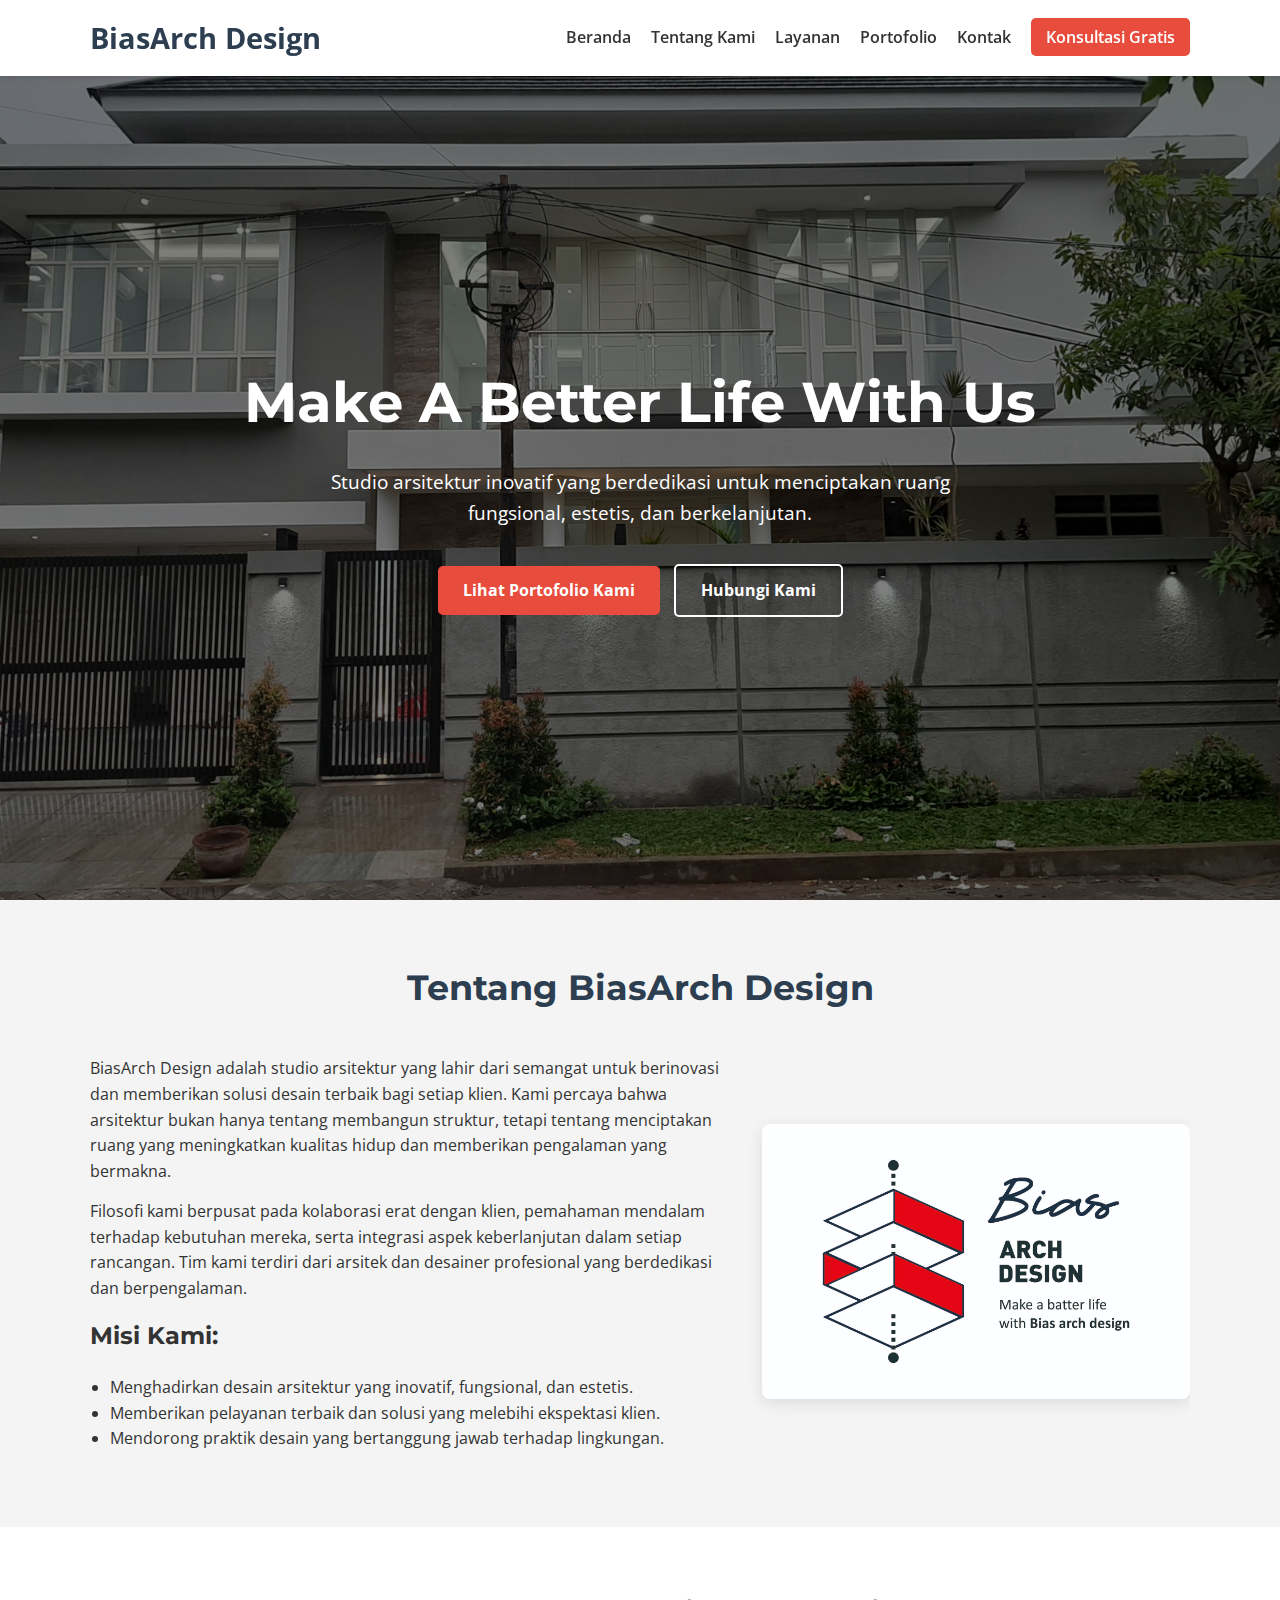
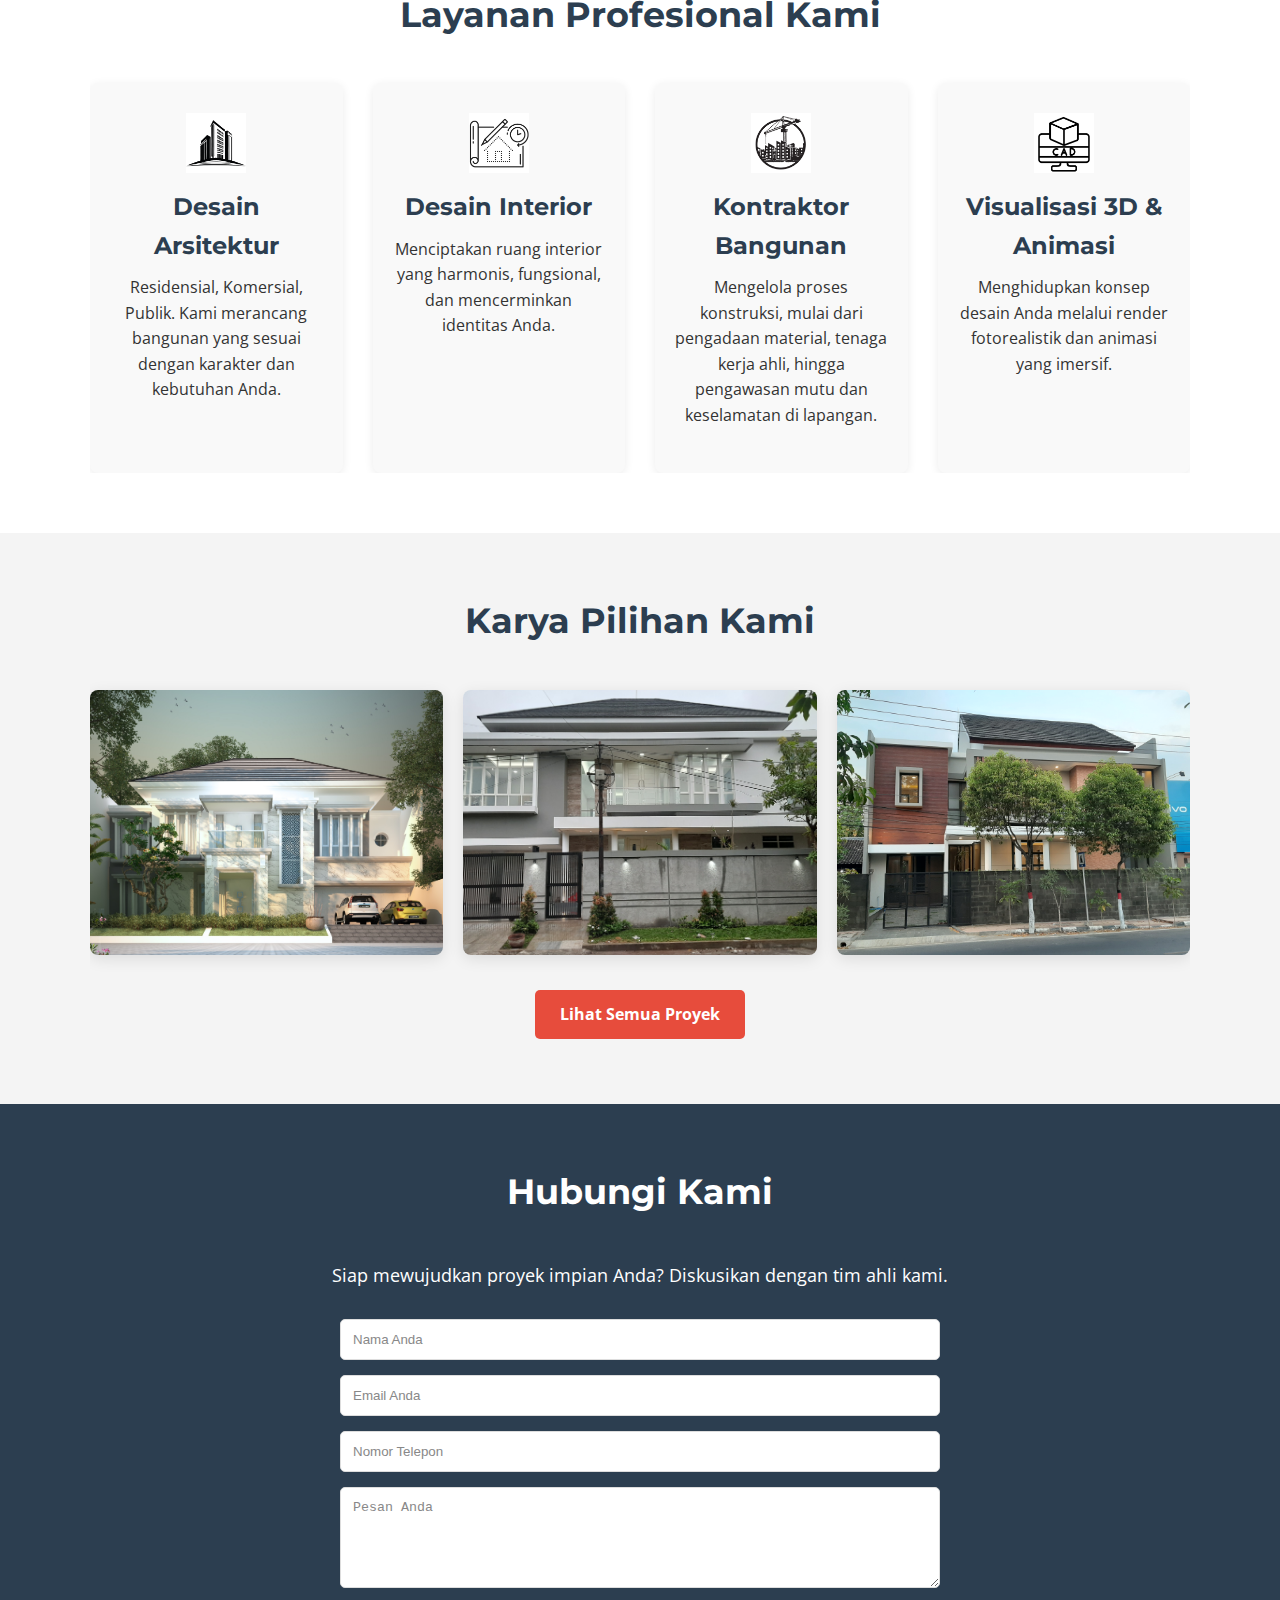
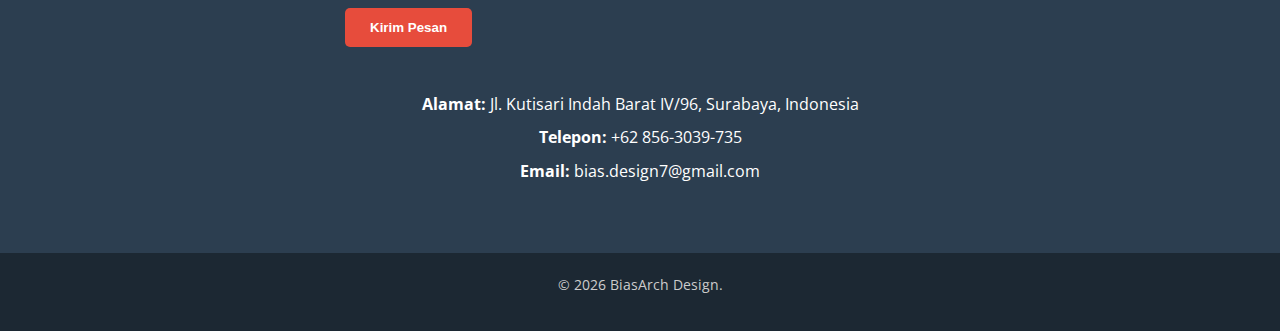
<file: Project/BiasArchDesign/index.html>
<!DOCTYPE html>
<html lang="id">
<head>
    <meta charset="UTF-8">
    <meta name="viewport" content="width=device-width, initial-scale=1.0">
    <title>BiasArch Design - Merancang Masa Depan, Membangun Impian</title>
    <link rel="stylesheet" href="style.css">
    <link href="https://fonts.googleapis.com/css2?family=Montserrat:wght@700&family=Open+Sans:wght@400;600&display=swap" rel="stylesheet">
</head>
<body>

    <header class="main-header">
        <div class="container">
            <div class="logo">BiasArch Design</div>
            <nav class="main-nav">
                <ul>
                    <li><a href="#hero">Beranda</a></li>
                    <li><a href="#tentang">Tentang Kami</a></li>
                    <li><a href="#layanan">Layanan</a></li>
                    <li><a href="#portofolio">Portofolio</a></li>
                    <li><a href="#kontak">Kontak</a></li>
                    <li><a href="#konsultasi" class="cta-button-nav">Konsultasi Gratis</a></li>
                </ul>
            </nav>
            <button class="menu-toggle" aria-label="Toggle navigation">☰</button>
        </div>
    </header>

    <section id="hero" class="hero-section">
        <div class="hero-overlay"></div>
        <div class="container hero-content">
            <h1>Make A Better Life With Us</h1>
            <p>Studio arsitektur inovatif yang berdedikasi untuk menciptakan ruang fungsional, estetis, dan berkelanjutan.</p>
            <div class="hero-buttons">
                <a href="#portofolio" class="cta-button">Lihat Portofolio Kami</a>
                <a href="#kontak" class="cta-button secondary">Hubungi Kami</a>
            </div>
        </div>
    </section>

    <section id="tentang" class="content-section">
        <div class="container">
            <h2>Tentang BiasArch Design</h2>
            <div class="tentang-flex">
                <div class="tentang-teks">
                    <p>BiasArch Design adalah studio arsitektur yang lahir dari semangat untuk berinovasi dan memberikan solusi desain terbaik bagi setiap klien. Kami percaya bahwa arsitektur bukan hanya tentang membangun struktur, tetapi tentang menciptakan ruang yang meningkatkan kualitas hidup dan memberikan pengalaman yang bermakna.</p>
                    <p>Filosofi kami berpusat pada kolaborasi erat dengan klien, pemahaman mendalam terhadap kebutuhan mereka, serta integrasi aspek keberlanjutan dalam setiap rancangan. Tim kami terdiri dari arsitek dan desainer profesional yang berdedikasi dan berpengalaman.</p>
                    <h3>Misi Kami:</h3>
                    <ul>
                        <li>Menghadirkan desain arsitektur yang inovatif, fungsional, dan estetis.</li>
                        <li>Memberikan pelayanan terbaik dan solusi yang melebihi ekspektasi klien.</li>
                        <li>Mendorong praktik desain yang bertanggung jawab terhadap lingkungan.</li>
                    </ul>
                </div>
                <div class="tentang-gambar">
                    <img src="img/Logo.jpg" alt="Tim BiasArch Design atau suasana kantor">
                </div>
            </div>
        </div>
    </section>

    <section id="layanan" class="content-section bg-light">
        <div class="container">
            <h2>Layanan Profesional Kami</h2>
            <div class="layanan-grid">
                <div class="layanan-item">
                    <img src="img/IconArchitecture.png" alt="Ikon Desain Arsitektur" class="layanan-ikon">
                    <h3>Desain Arsitektur</h3>
                    <p>Residensial, Komersial, Publik. Kami merancang bangunan yang sesuai dengan karakter dan kebutuhan Anda.</p>
                </div>
                <div class="layanan-item">
                    <img src="img/IconInterior.png" alt="Ikon Desain Interior" class="layanan-ikon">
                    <h3>Desain Interior</h3>
                    <p>Menciptakan ruang interior yang harmonis, fungsional, dan mencerminkan identitas Anda.</p>
                </div>
                <div class="layanan-item">
                    <img src="img/IconContractor.png" alt="Ikon Perencanaan Kota" class="layanan-ikon">
                    <h3>Kontraktor Bangunan</h3>
                    <p>Mengelola proses konstruksi, mulai dari pengadaan material, tenaga kerja ahli, hingga pengawasan mutu dan keselamatan di lapangan.</p>
                </div>
                <div class="layanan-item">
                    <img src="img/Icon3d.png" alt="Ikon Visualisasi 3D" class="layanan-ikon">
                    <h3>Visualisasi 3D & Animasi</h3>
                    <p>Menghidupkan konsep desain Anda melalui render fotorealistik dan animasi yang imersif.</p>
                </div>
            </div>
        </div>
    </section>

    <section id="portofolio" class="content-section">
        <div class="container">
            <h2>Karya Pilihan Kami</h2>
            <div class="portofolio-grid">
                <div class="portofolio-item">
                    <img src="img/Design/Gayungsari.jpg" alt="Proyek Arsitektur 1">
                    <div class="portofolio-info">
                        <h3>Semi Classic</h3>
                        <p>Architectural Design</p>
                    </div>
                </div>
                <div class="portofolio-item">
                    <img src="img/Gayungsari/Minimalis.jpg" alt="Proyek Arsitektur 2">
                    <div class="portofolio-info">
                        <h3>Minimalis</h3>
                        <p>Residensial, Surabaya</p>
                    </div>
                </div>
                <div class="portofolio-item">
                    <img src="img/Gayungsari/Minimalis2.jpg" alt="Proyek Arsitektur 3">
                    <div class="portofolio-info">
                        <h3>Minimalis</h3>
                        <p>Residensial, Madiun</p>
                    </div>
                </div>
            </div>
            <div style="text-align: center; margin-top: 30px;">
                <a href="#" class="cta-button">Lihat Semua Proyek</a>
            </div>
        </div>
    </section>

    <section id="kontak" class="content-section bg-dark">
        <div class="container">
            <h2>Hubungi Kami</h2>
            <p class="kontak-subjudul">Siap mewujudkan proyek impian Anda? Diskusikan dengan tim ahli kami.</p>
            <form class="kontak-form">
                <input type="text" name="nama" placeholder="Nama Anda" required>
                <input type="email" name="email" placeholder="Email Anda" required>
                <input type="tel" name="telepon" placeholder="Nomor Telepon">
                <textarea name="pesan" rows="5" placeholder="Pesan Anda" required></textarea>
                <button type="submit" class="cta-button">Kirim Pesan</button>
            </form>
            <div class="kontak-info">
                <p><strong>Alamat:</strong> Jl. Kutisari Indah Barat IV/96, Surabaya, Indonesia</p>
                <p><strong>Telepon:</strong> +62 856-3039-735</p>
                <p><strong>Email:</strong> bias.design7@gmail.com</p>
            </div>
        </div>
    </section>

    <footer class="main-footer-bottom">
        <div class="container">
            <p>&copy; <span id="currentYear"></span> BiasArch Design.</p>
            </div>
    </footer>

    <script src="script.js"></script>
</body>
</html>
</file>
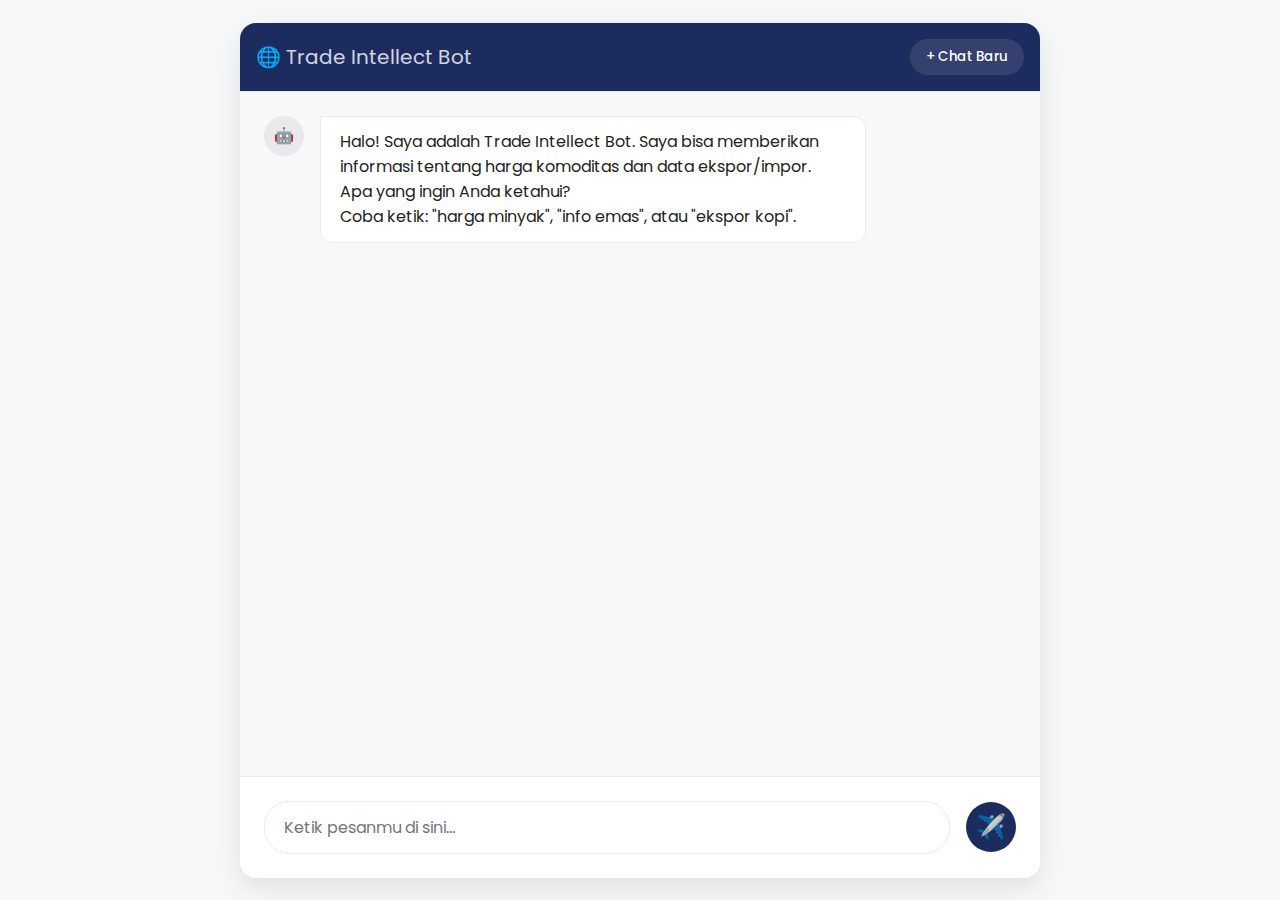
<file: Project/TradeIntelectBot/index.html>
<!DOCTYPE html>
<html lang="id">
<head>
    <meta charset="UTF-8">
    <meta name="viewport" content="width=device-width, initial-scale=1.0">
    <title>Trade Intellect Bot</title>
    <link rel="preconnect" href="https://fonts.googleapis.com">
    <link rel="preconnect" href="https://fonts.gstatic.com" crossorigin>
    <link href="https://fonts.googleapis.com/css2?family=Poppins:wght@400;500;600&display=swap" rel="stylesheet">
    <style>
        :root {
            --primary-bg: #F7F8FA;
            --header-bg: #1D2C5E;
            --bot-bubble-bg: #FFFFFF;
            --user-bubble-bg: #4A90E2;
            --text-dark: #222222;
            --text-light: #FFFFFF;
            --text-secondary: #6c757d;
            --border-color: #EAEBEE;
            --price-up: #2ECC71;
            --price-down: #E74C3C;
            --font-family: 'Poppins', sans-serif;
        }

        * {
            box-sizing: border-box;
            margin: 0;
            padding: 0;
        }

        body {
            font-family: var(--font-family);
            background-color: var(--primary-bg);
            display: flex;
            justify-content: center;
            align-items: center;
            height: 100vh;
            color: var(--text-dark);
        }

        .chat-container {
            width: 100%;
            max-width: 800px;
            height: 95vh;
            max-height: 900px;
            background-color: var(--primary-bg);
            border-radius: 16px;
            box-shadow: 0 10px 30px rgba(0, 0, 0, 0.1);
            display: flex;
            flex-direction: column;
            overflow: hidden;
        }

        .chat-header {
            background-color: var(--header-bg);
            color: var(--text-light);
            padding: 1rem;
            display: flex;
            justify-content: space-between;
            align-items: center;
            border-bottom: 1px solid var(--border-color);
        }

        .chat-header h1 {
            font-size: 1.25rem;
            font-weight: 600;
        }
        
        .chat-header h1 span {
            font-weight: 400;
            opacity: 0.8;
        }

        .new-chat-btn {
            background: rgba(255, 255, 255, 0.1);
            color: var(--text-light);
            border: none;
            padding: 0.5rem 1rem;
            border-radius: 20px;
            cursor: pointer;
            font-family: var(--font-family);
            font-weight: 500;
            transition: background 0.3s ease;
        }

        .new-chat-btn:hover {
            background: rgba(255, 255, 255, 0.2);
        }

        .chat-log {
            flex-grow: 1;
            padding: 1.5rem;
            overflow-y: auto;
            display: flex;
            flex-direction: column;
            gap: 1rem;
        }

        /* Styling for scrollbar */
        .chat-log::-webkit-scrollbar {
            width: 8px;
        }

        .chat-log::-webkit-scrollbar-track {
            background: #f1f1f1;
        }

        .chat-log::-webkit-scrollbar-thumb {
            background: #ccc;
            border-radius: 4px;
        }

        .chat-log::-webkit-scrollbar-thumb:hover {
            background: #aaa;
        }

        .chat-message {
            display: flex;
            max-width: 80%;
            animation: fadeIn 0.5s ease-in-out;
        }

        @keyframes fadeIn {
            from { opacity: 0; transform: translateY(10px); }
            to { opacity: 1; transform: translateY(0); }
        }

        .chat-message .avatar {
            width: 40px;
            height: 40px;
            border-radius: 50%;
            background-color: #ccc;
            margin-right: 1rem;
            flex-shrink: 0;
            display: flex;
            justify-content: center;
            align-items: center;
            font-weight: bold;
        }
        
        .chat-message.user .avatar {
             margin-right: 0;
             margin-left: 1rem;
        }

        .message-content {
            padding: 0.8rem 1.2rem;
            border-radius: 12px;
            word-wrap: break-word;
        }

        .chat-message.bot {
            align-self: flex-start;
        }

        .chat-message.bot .avatar {
            background-color: #E9E9EB;
            content: '🤖';
        }
        
        .chat-message.bot .message-content {
            background-color: var(--bot-bubble-bg);
            border: 1px solid var(--border-color);
            border-top-left-radius: 0;
        }

        .chat-message.user {
            align-self: flex-end;
            flex-direction: row-reverse;
        }

        .chat-message.user .message-content {
            background-color: var(--user-bubble-bg);
            color: var(--text-light);
            border-bottom-right-radius: 0;
        }
        
        .chat-message.user .avatar {
            background-color: #62b4ff;
            color: white;
        }

        /* Data Card Styling */
        .data-card {
            background-color: #fff;
            border: 1px solid var(--border-color);
            border-radius: 12px;
            padding: 1rem;
            width: 100%;
            min-width: 350px;
            box-shadow: 0 4px 12px rgba(0,0,0,0.05);
        }

        .card-header {
            display: flex;
            justify-content: space-between;
            align-items: center;
            margin-bottom: 0.75rem;
        }

        .card-header h3 {
            font-size: 1.1rem;
            font-weight: 600;
        }

        .card-header .ticker {
            font-size: 0.9rem;
            color: var(--text-secondary);
            background-color: #f0f0f0;
            padding: 2px 6px;
            border-radius: 4px;
        }

        .price-info {
            display: flex;
            align-items: baseline;
            gap: 0.75rem;
            margin-bottom: 0.75rem;
        }

        .price-info .current-price {
            font-size: 2rem;
            font-weight: 600;
        }

        .price-info .price-change {
            font-size: 1rem;
            font-weight: 500;
        }
        .price-info .price-change.up { color: var(--price-up); }
        .price-info .price-change.down { color: var(--price-down); }

        .sparkline {
            width: 100%;
            height: 50px;
            margin-bottom: 1rem;
            /* In a real app, this would be a canvas for a chart library */
            background: url('data:image/svg+xml;utf8,<svg xmlns="http://www.w3.org/2000/svg" width="100" height="30"><polyline points="0,20 20,10 40,15 60,5 80,12 100,20" fill="none" stroke="%234A90E2" stroke-width="2"/></svg>') no-repeat;
            background-size: contain;
        }
        
        .export-table {
            width: 100%;
            border-collapse: collapse;
            margin-top: 1rem;
        }
        .export-table th, .export-table td {
            text-align: left;
            padding: 0.5rem;
            border-bottom: 1px solid var(--border-color);
        }
        .export-table th {
            font-weight: 500;
            color: var(--text-secondary);
        }

        .card-actions {
            display: flex;
            gap: 0.5rem;
            margin-top: 1rem;
        }

        .card-actions .action-btn {
            background-color: #f0f2f5;
            border: none;
            padding: 0.5rem 1rem;
            border-radius: 20px;
            cursor: pointer;
            font-size: 0.8rem;
            font-family: var(--font-family);
            transition: background-color 0.2s;
        }
        .card-actions .action-btn:hover {
            background-color: #e4e6eb;
        }

        .quick-reply-container {
            display: flex;
            gap: 0.5rem;
            margin-top: 0.5rem;
        }
        
        .typing-indicator {
            display: flex;
            align-items: center;
        }

        .typing-indicator span {
            height: 8px;
            width: 8px;
            margin: 0 2px;
            background-color: #aaa;
            border-radius: 50%;
            display: inline-block;
            animation: bounce 1.4s infinite ease-in-out both;
        }

        .typing-indicator span:nth-child(1) { animation-delay: -0.32s; }
        .typing-indicator span:nth-child(2) { animation-delay: -0.16s; }
        
        @keyframes bounce {
            0%, 80%, 100% { transform: scale(0); }
            40% { transform: scale(1.0); }
        }

        .chat-input-area {
            padding: 1.5rem;
            background-color: var(--bot-bubble-bg);
            border-top: 1px solid var(--border-color);
        }

        #chat-form {
            display: flex;
            align-items: center;
            gap: 1rem;
        }

        #message-input {
            flex-grow: 1;
            border: 1px solid var(--border-color);
            border-radius: 25px;
            padding: 0.8rem 1.2rem;
            font-size: 1rem;
            font-family: var(--font-family);
        }

        #message-input:focus {
            outline: none;
            border-color: var(--user-bubble-bg);
            box-shadow: 0 0 0 2px rgba(74, 144, 226, 0.2);
        }

        #send-btn {
            background-color: var(--header-bg);
            border: none;
            color: white;
            width: 50px;
            height: 50px;
            border-radius: 50%;
            cursor: pointer;
            font-size: 1.5rem;
            display: flex;
            justify-content: center;
            align-items: center;
            transition: background-color 0.3s ease;
        }

        #send-btn:hover {
            background-color: #314a92;
        }

        /* Responsive Design */
        @media (max-width: 768px) {
            .chat-container {
                height: 100vh;
                max-height: 100vh;
                border-radius: 0;
            }
            .chat-log { padding: 1rem; }
            .chat-message { max-width: 90%; }
            .data-card { min-width: unset; }
            .chat-input-area { padding: 1rem; }
        }
    </style>
</head>
<body>

    <div class="chat-container">
        <header class="chat-header">
            <h1>🌐 <span>Trade Intellect Bot</span></h1>
            <button class="new-chat-btn" onclick="location.reload()">+ Chat Baru</button>
        </header>

        <div class="chat-log" id="chat-log">
            <div class="chat-message bot">
                <div class="avatar">🤖</div>
                <div class="message-content">
                    <p>Halo! Saya adalah Trade Intellect Bot. Saya bisa memberikan informasi tentang harga komoditas dan data ekspor/impor. Apa yang ingin Anda ketahui?</p>
                    <p>Coba ketik: "harga minyak", "info emas", atau "ekspor kopi".</p>
                </div>
            </div>

        </div>

        <div class="chat-input-area">
            <form id="chat-form">
                <input type="text" id="message-input" placeholder="Ketik pesanmu di sini..." autocomplete="off">
                <button type="submit" id="send-btn">✈️</button>
            </form>
        </div>
    </div>

    <script>
        const chatLog = document.getElementById('chat-log');
        const chatForm = document.getElementById('chat-form');
        const messageInput = document.getElementById('message-input');

        // --- MOCK DATA CARDS ---
        const MOCK_REPLIES = {
            'minyak': `
                <div class="data-card">
                    <div class="card-header">
                        <h3>Crude Oil (WTI)</h3>
                        <span class="ticker">CL=F</span>
                    </div>
                    <div class="price-info">
                        <span class="current-price">$78.50</span>
                        <span class="price-change up">+0.75 (0.96%) ▲</span>
                    </div>
                    <div class="sparkline"></div>
                    <div class="card-actions">
                        <button class="action-btn">Riwayat 1B</button>
                        <button class="action-btn">Bandingkan</button>
                        <button class="action-btn">Sumber: EIA</button>
                    </div>
                </div>
            `,
            'emas': `
                <div class="data-card">
                    <div class="card-header">
                        <h3>Gold</h3>
                        <span class="ticker">GC=F</span>
                    </div>
                    <div class="price-info">
                        <span class="current-price">$2,330.50</span>
                        <span class="price-change down">-12.20 (0.52%) ▼</span>
                    </div>
                    <div class="sparkline" style="background-image: url('data:image/svg+xml;utf8,<svg xmlns=\\"http://www.w3.org/2000/svg\\" width=\\"100\\" height=\\"30\\"><polyline points=\\"0,10 20,15 40,5 60,12 80,20 100,18\\" fill=\\"none\\" stroke=\\"%23E74C3C\\" stroke-width=\\"2\\"/></svg>');"></div>
                     <div class="card-actions">
                        <button class="action-btn">Riwayat 1B</button>
                        <button class="action-btn">Bandingkan</button>
                        <button class="action-btn">Sumber: COMEX</button>
                    </div>
                </div>
            `,
            'kopi': `
                <div class="data-card">
                    <div class="card-header">
                        <h3>Ekspor Kopi Indonesia</h3>
                        <span class="ticker">Mei 2025</span>
                    </div>
                    <div class="price-info">
                        <span class="current-price">35,000 Ton</span>
                        <span class="price-change down">-2.5% vs Apr</span>
                    </div>
                    <table class="export-table">
                        <thead>
                            <tr><th>Negara Tujuan</th><th>Volume (Ton)</th></tr>
                        </thead>
                        <tbody>
                            <tr><td>1. USA</td><td>8,000</td></tr>
                            <tr><td>2. Jepang</td><td>5,500</td></tr>
                            <tr><td>3. Jerman</td><td>4,200</td></tr>
                        </tbody>
                    </table>
                    <div class="card-actions">
                        <button class="action-btn">Lihat Semua</button>
                        <button class="action-btn">Download .CSV</button>
                        <button class="action-btn">Sumber: BPS</button>
                    </div>
                </div>
            `,
            'default': `
                <p>Maaf, saya belum mengerti kata kunci itu. Coba gunakan kata seperti "minyak", "emas", atau "kopi".</p>
            `
        };


        chatForm.addEventListener('submit', (e) => {
            e.preventDefault();
            const messageText = messageInput.value.trim();
            if (messageText === '') return;

            // Add user message to log
            addMessage(messageText, 'user');
            messageInput.value = '';

            // Show typing indicator and simulate bot response
            showTypingIndicator();
            setTimeout(() => {
                const botResponse = getBotResponse(messageText);
                addMessage(botResponse, 'bot');
                hideTypingIndicator();
            }, 1500);
        });

        function addMessage(content, sender) {
            const messageWrapper = document.createElement('div');
            messageWrapper.classList.add('chat-message', sender);
            
            let messageHTML = '';
            const avatar = sender === 'user' ? 'U' : '🤖';

            if (sender === 'bot') {
                 messageHTML = `
                    <div class="avatar">${avatar}</div>
                    <div class="message-content">${content}</div>
                `;
            } else { // user
                 messageHTML = `
                    <div class="message-content"><p>${content}</p></div>
                    <div class="avatar">${avatar}</div>
                `;
            }
            
            messageWrapper.innerHTML = messageHTML;
            chatLog.appendChild(messageWrapper);
            scrollToBottom();
        }

        function showTypingIndicator() {
            const typingIndicatorHTML = `
                <div class="chat-message bot" id="typing-indicator">
                    <div class="avatar">🤖</div>
                    <div class="message-content">
                        <div class="typing-indicator">
                            <span></span><span></span><span></span>
                        </div>
                    </div>
                </div>
            `;
            chatLog.innerHTML += typingIndicatorHTML;
            scrollToBottom();
        }

        function hideTypingIndicator() {
            const indicator = document.getElementById('typing-indicator');
            if (indicator) {
                indicator.remove();
            }
        }

        function getBotResponse(userInput) {
            const lowerCaseInput = userInput.toLowerCase();
            if (lowerCaseInput.includes('minyak')) {
                return MOCK_REPLIES['minyak'];
            } else if (lowerCaseInput.includes('emas')) {
                return MOCK_REPLIES['emas'];
            } else if (lowerCaseInput.includes('kopi')) {
                return MOCK_REPLIES['kopi'];
            } else {
                return MOCK_REPLIES['default'];
            }
        }

        function scrollToBottom() {
            chatLog.scrollTop = chatLog.scrollHeight;
        }

        // Initial scroll to bottom if content overflows
        window.addEventListener('load', scrollToBottom);

    </script>
</body>
</html>
</file>
<file: Project/BiasArchDesign/style.css>
/* Reset & Basic Styles */
* {
    margin: 0;
    padding: 0;
    box-sizing: border-box;
}

body {
    font-family: 'Open Sans', sans-serif;
    line-height: 1.6;
    color: #333;
    background-color: #f4f4f4;
}

html {
    scroll-behavior: smooth;
}

.container {
    width: 90%;
    max-width: 1100px;
    margin: auto;
    overflow: hidden; /* Clear floats */
}

h1, h2, h3 {
    font-family: 'Montserrat', sans-serif;
    margin-bottom: 20px;
}

h1 { font-size: 2.8em; }
h2 { font-size: 2.2em; color: #2C3E50; } /* Biru Tua Gelap */
h3 { font-size: 1.5em; }

p {
    margin-bottom: 15px;
}

img {
    max-width: 100%;
    height: auto;
    display: block;
}

ul {
    list-style: disc;
    margin-left: 20px;
    margin-bottom: 15px;
}

/* Utility Classes */
.bg-light {
    background-color: #fff;
    padding: 60px 0;
}
.bg-dark {
    background-color: #2C3E50; /* Biru Tua Gelap */
    color: #fff;
    padding: 60px 0;
}
.bg-dark h2 {
    color: #fff;
}


/* Header & Navigasi */
.main-header {
    background-color: #fff;
    color: #333;
    padding: 15px 0;
    position: fixed;
    width: 100%;
    top: 0;
    left: 0;
    z-index: 1000;
    box-shadow: 0 2px 5px rgba(0,0,0,0.1);
}

.main-header .container {
    display: flex;
    justify-content: space-between;
    align-items: center;
}

.main-header .logo {
    font-size: 1.8em;
    font-weight: bold;
    color: #2C3E50; /* Biru Tua Gelap */
}

.main-nav ul {
    list-style: none;
    display: flex;
    margin: 0;
    padding: 0;
}

.main-nav ul li {
    margin-left: 20px;
}

.main-nav ul li a {
    text-decoration: none;
    color: #333;
    font-weight: 600;
    transition: color 0.3s ease;
}

.main-nav ul li a:hover,
.main-nav ul li a.active {
    color: #E74C3C; /* Contoh warna aksen merah bata */
}

.cta-button-nav {
    background-color: #E74C3C;
    color: #fff !important;
    padding: 8px 15px;
    border-radius: 5px;
    transition: background-color 0.3s ease;
}
.cta-button-nav:hover {
    background-color: #c0392b; /* Warna aksen lebih gelap */
}

.menu-toggle {
    display: none; /* Sembunyikan di desktop */
    background: none;
    border: none;
    font-size: 24px;
    cursor: pointer;
}


/* Hero Section */
.hero-section {
    height: 100vh; /* Tinggi viewport */
    background: url('img/hero.jpg') no-repeat center center/cover;
    color: #fff;
    display: flex;
    align-items: center;
    justify-content: center;
    text-align: center;
    position: relative;
    padding-top: 80px; /* Sesuaikan dengan tinggi header */
}

.hero-overlay {
    position: absolute;
    top: 0;
    left: 0;
    width: 100%;
    height: 100%;
    background-color: rgba(0, 0, 0, 0.5); /* Overlay gelap */
}

.hero-content {
    position: relative; /* Di atas overlay */
    z-index: 1;
}

.hero-content h1 {
    font-size: 3.5em; /* Lebih besar untuk hero */
    margin-bottom: 20px;
}

.hero-content p {
    font-size: 1.2em;
    margin-bottom: 30px;
    max-width: 700px;
    margin-left: auto;
    margin-right: auto;
}

.cta-button {
    display: inline-block;
    background-color: #E74C3C; /* Warna aksen */
    color: #fff;
    padding: 12px 25px;
    text-decoration: none;
    border-radius: 5px;
    font-weight: bold;
    transition: background-color 0.3s ease, transform 0.3s ease;
    margin: 5px;
}
.cta-button:hover {
    background-color: #c0392b; /* Warna aksen lebih gelap */
    transform: translateY(-2px);
}
.cta-button.secondary {
    background-color: transparent;
    border: 2px solid #fff;
}
.cta-button.secondary:hover {
    background-color: #fff;
    color: #333;
}


/* Content Sections General */
.content-section {
    padding: 60px 0;
}
.content-section h2 {
    text-align: center;
    margin-bottom: 40px;
}

/* Tentang Kami Section */
.tentang-flex {
    display: flex;
    gap: 30px;
    align-items: center;
}
.tentang-teks {
    flex: 1.5; /* Teks lebih lebar */
}
.tentang-gambar {
    flex: 1;
}
.tentang-gambar img {
    border-radius: 8px;
    box-shadow: 0 4px 15px rgba(0,0,0,0.1);
}


/* Layanan Section */
.layanan-grid {
    display: grid;
    grid-template-columns: repeat(auto-fit, minmax(250px, 1fr));
    gap: 30px;
    text-align: center;
}
.layanan-item {
    background-color: #f9f9f9;
    padding: 30px 20px;
    border-radius: 8px;
    box-shadow: 0 2px 10px rgba(0,0,0,0.08);
    transition: transform 0.3s ease, box-shadow 0.3s ease;
}
.layanan-item:hover {
    transform: translateY(-5px);
    box-shadow: 0 5px 15px rgba(0,0,0,0.12);
}
.layanan-ikon {
    width: 60px;
    height: 60px;
    margin: 0 auto 15px auto;
    /* Ganti dengan path ke ikon SVG atau gambar Anda */
    /* background-color: #E74C3C;
    border-radius: 50%; */
}
.layanan-item h3 {
    color: #2C3E50; /* Biru Tua Gelap */
    margin-bottom: 10px;
}


/* Portofolio Section */
.portofolio-grid {
    display: grid;
    grid-template-columns: repeat(auto-fit, minmax(300px, 1fr));
    gap: 20px;
}
.portofolio-item {
    position: relative;
    overflow: hidden;
    border-radius: 8px;
    box-shadow: 0 4px 15px rgba(0,0,0,0.1);
}
.portofolio-item img {
    width: 100%;
    height: 100%; /* Pastikan gambar mengisi area */
    object-fit: cover; /* Agar gambar tidak distorsi */
    transition: transform 0.5s ease;
}
.portofolio-item:hover img {
    transform: scale(1.05);
}
.portofolio-info {
    position: absolute;
    bottom: 0;
    left: 0;
    width: 100%;
    background: linear-gradient(to top, rgba(0,0,0,0.8), transparent);
    color: #fff;
    padding: 20px;
    transform: translateY(100%);
    transition: transform 0.5s ease;
}
.portofolio-item:hover .portofolio-info {
    transform: translateY(0);
}
.portofolio-info h3 {
    margin-bottom: 5px;
    color: #fff;
}
.portofolio-info p {
    font-size: 0.9em;
    margin-bottom: 0;
}


/* Kontak Section */
.kontak-subjudul {
    text-align: center;
    margin-bottom: 30px;
    font-size: 1.1em;
}
.kontak-form {
    max-width: 600px;
    margin: 0 auto 40px auto;
    display: grid;
    gap: 15px;
}
.kontak-form input[type="text"],
.kontak-form input[type="email"],
.kontak-form input[type="tel"],
.kontak-form textarea {
    width: 100%;
    padding: 12px;
    border: 1px solid #ddd;
    border-radius: 5px;
    background-color: #fff; /* Pastikan kontras dengan bg-dark */
    color: #333; /* Warna teks input */
}
.kontak-form input[type="text"]::placeholder,
.kontak-form input[type="email"]::placeholder,
.kontak-form input[type="tel"]::placeholder,
.kontak-form textarea::placeholder {
    color: #888; /* Warna placeholder */
}
.kontak-form textarea {
    resize: vertical;
}
.kontak-form .cta-button {
    justify-self: start; /* Tombol tidak full width */
    border: none;
    cursor: pointer;
}
.kontak-info {
    text-align: center;
    margin-top: 30px;
}
.kontak-info p {
    margin-bottom: 8px;
}


/* Footer */
.main-footer-bottom {
    background-color: #1c2833; /* Warna footer lebih gelap lagi */
    color: #ccc;
    text-align: center;
    padding: 20px 0;
    font-size: 0.9em;
}


/* Responsif (Contoh Sederhana) */
@media (max-width: 768px) {
    .main-header .container {
        flex-direction: column;
        align-items: flex-start;
    }
    .main-nav {
        width: 100%;
        margin-top: 10px;
        max-height: 0;
        overflow: hidden;
        transition: max-height 0.3s ease-out;
    }
    .main-nav.active {
        max-height: 300px; /* Sesuaikan dengan jumlah item */
    }
    .main-nav ul {
        flex-direction: column;
        width: 100%;
    }
    .main-nav ul li {
        margin: 10px 0;
        text-align: center;
    }
    .cta-button-nav {
        display: block;
        margin-top:10px;
        text-align:center;
    }
    .menu-toggle {
        display: block; /* Tampilkan di mobile */
        position: absolute;
        top: 20px;
        right: 20px;
        color: #333;
    }

    .hero-content h1 {
        font-size: 2.5em;
    }
    .hero-content p {
        font-size: 1em;
    }

    .tentang-flex {
        flex-direction: column;
    }
    .tentang-gambar {
        margin-top: 20px;
    }
}
</file>
